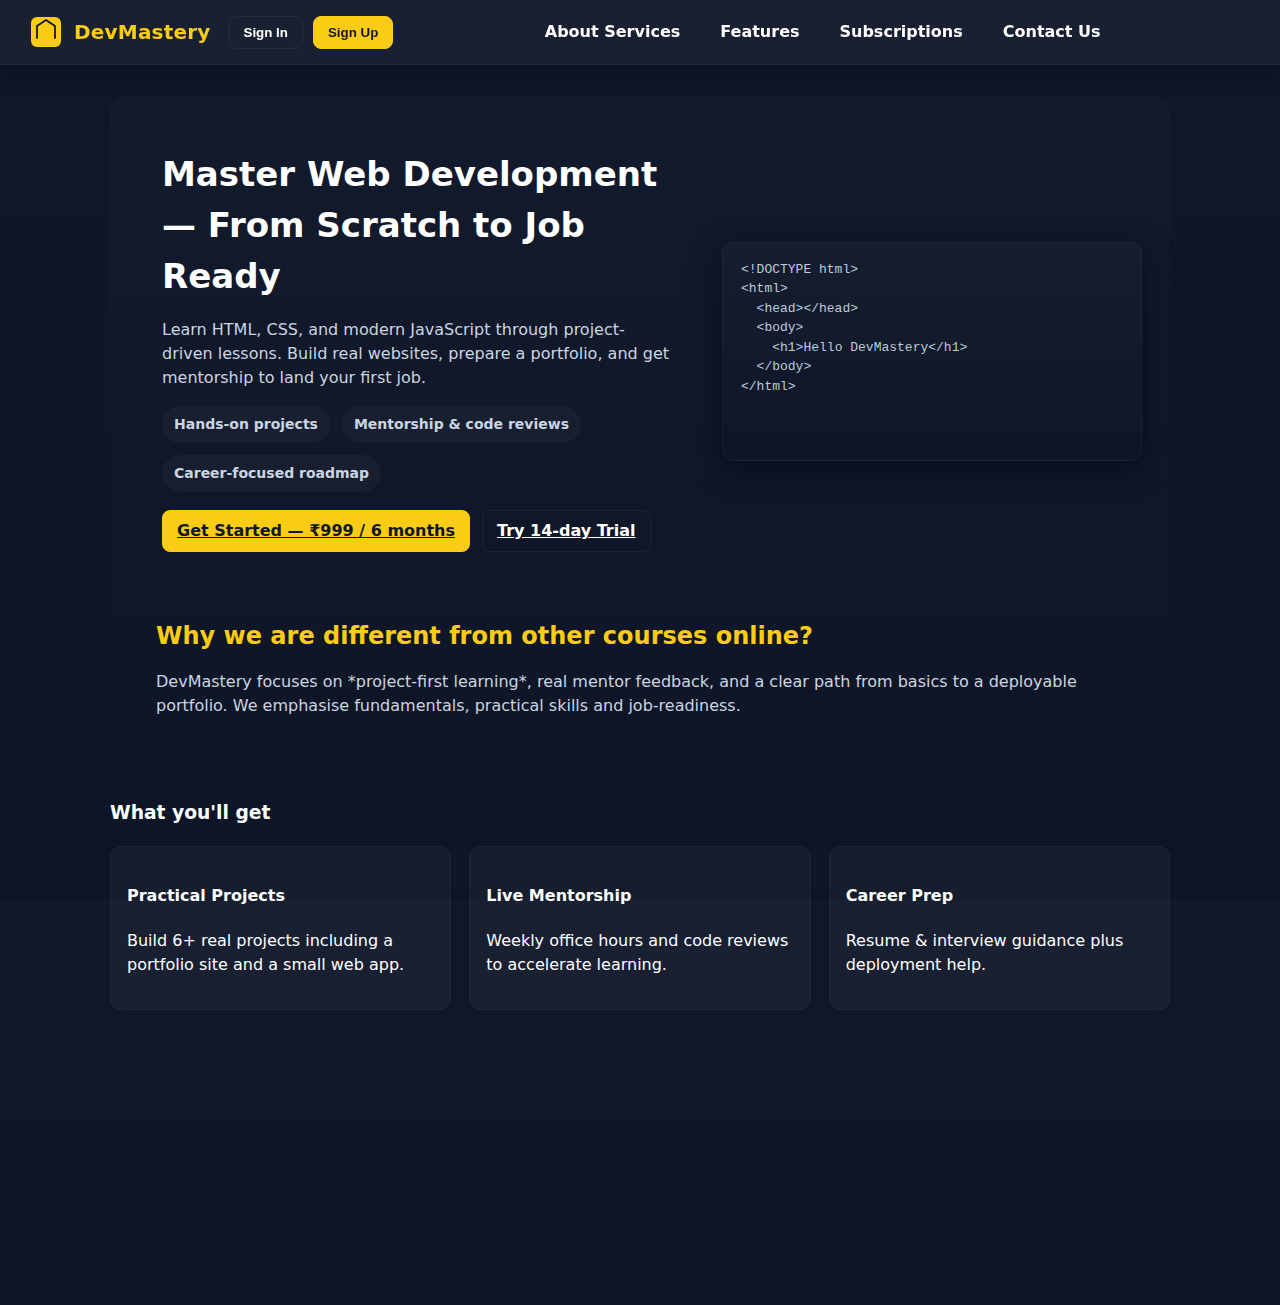
<file: index.html>
<!DOCTYPE html>
<html lang="en">

<head>
    <meta charset="utf-8" />
    <meta name="viewport" content="width=device-width, initial-scale=1" />
    <title>DevMastery — Home</title>
    <link rel="stylesheet" href="style.css" />
    <script defer src="script.js"></script>
</head>

<body>
    <!-- NAVBAR (shared) -->
    <header class="navbar">
        <div class="nav-left">
            <div class="brand">
                <svg class="brand-icon" width="36" height="36" viewBox="0 0 24 24" aria-hidden="true" focusable="false">
                    <rect x="2" y="2" width="20" height="20" rx="4" fill="rgb(250,204,21)"></rect>
                    <path d="M6 16V8l6-4 6 4v8" fill="none" stroke="rgb(15,23,42)" stroke-width="1.2"
                        stroke-linecap="round" stroke-linejoin="round" />
                </svg>
                <span class="logo-text">DevMastery</span>
            </div>

            <div class="auth">
                <button class="btn btn-ghost" id="signin-btn">Sign In</button>
                <button class="btn btn-primary" id="signup-btn">Sign Up</button>
            </div>
        </div>

        <nav class="nav-center" aria-label="Main navigation">
            <a href="about.html">About Services</a>
            <a href="features.html">Features</a>
            <a href="subscriptions.html">Subscriptions</a>
            <a href="contact.html">Contact Us</a>
        </nav>

        <div class="nav-right">
            <button class="hamburger" id="hamburger" aria-label="Open menu">
                <span></span><span></span><span></span>
            </button>
        </div>
    </header>

    <!-- MOBILE NAV (slides from top) -->
    <div id="mobileMenu" class="mobile-menu" aria-hidden="true">
        <a href="about.html">About Services</a>
        <a href="features.html">Features</a>
        <a href="subscriptions.html">Subscriptions</a>
        <a href="contact.html">Contact Us</a>
        <div class="mobile-auth">
            <button class="btn btn-ghost">Sign In</button>
            <button class="btn btn-primary">Sign Up</button>
        </div>
    </div>

    <!-- HERO (Gutenberg: primary focus top-left) -->
    <main>
        <section class="hero section-animate">
            <div class="hero-inner">
                <div class="hero-copy">
                    <h1 class="title">Master Web Development — From Scratch to Job Ready</h1>
                    <p class="lead">
                        Learn HTML, CSS, and modern JavaScript through project-driven lessons. Build real websites,
                        prepare a portfolio, and get mentorship to land your first job.
                    </p>

                    <ul class="highlights">
                        <li>Hands-on projects</li>
                        <li>Mentorship & code reviews</li>
                        <li>Career-focused roadmap</li>
                    </ul>

                    <div class="hero-cta">
                        <a class="btn btn-primary" href="subscriptions.html">Get Started — ₹999 / 6 months</a>
                        <a class="btn btn-ghost" href="contact.html">Try 14-day Trial</a>
                    </div>
                </div>

                <div class="hero-media" aria-hidden="true">
                    <!-- Decorative code-card style block -->
                    <div class="card-code">
                        <pre><code>&lt;!DOCTYPE html&gt;
&lt;html&gt;
  &lt;head&gt;&lt;/head&gt;
  &lt;body&gt;
    &lt;h1&gt;Hello DevMastery&lt;/h1&gt;
  &lt;/body&gt;
&lt;/html&gt;</code></pre>
                    </div>
                </div>
            </div>

            <div class="why section-animate">
                <h2>Why we are different from other courses online?</h2>
                <p>
                    DevMastery focuses on *project-first learning*, real mentor feedback, and a clear path from basics
                    to a deployable portfolio. We emphasise fundamentals, practical skills and job-readiness.
                </p>
            </div>
        </section>

        <!-- small feature preview section -->
        <section class="preview section-animate">
            <h3>What you'll get</h3>
            <div class="grid-cards">
                <article class="feature-card">
                    <h4>Practical Projects</h4>
                    <p>Build 6+ real projects including a portfolio site and a small web app.</p>
                </article>
                <article class="feature-card">
                    <h4>Live Mentorship</h4>
                    <p>Weekly office hours and code reviews to accelerate learning.</p>
                </article>
                <article class="feature-card">
                    <h4>Career Prep</h4>
                    <p>Resume & interview guidance plus deployment help.</p>
                </article>
            </div>
        </section>
    </main>

    <!-- FOOTER (shared) -->
    <footer class="site-footer section-animate">
        <div class="footer-inner">
            <div class="footer-about">
                <h4>About this website</h4>
                <p>DevMastery is a course platform teaching web development from the ground up. Project-first,
                    mentor-led, and built with learners in mind.</p>
            </div>

            <div class="footer-social">
                <h4>Follow us</h4>
                <div class="social-links">
                    <a href="#" aria-label="Twitter">Twitter</a>
                    <a href="#" aria-label="YouTube">YouTube</a>
                    <a href="#" aria-label="LinkedIn">LinkedIn</a>
                </div>
            </div>
        </div>

        <div class="footer-bottom">
            <small>© 2025 DevMastery. All rights reserved.</small>
        </div>
    </footer>
</body>

</html>
</file>
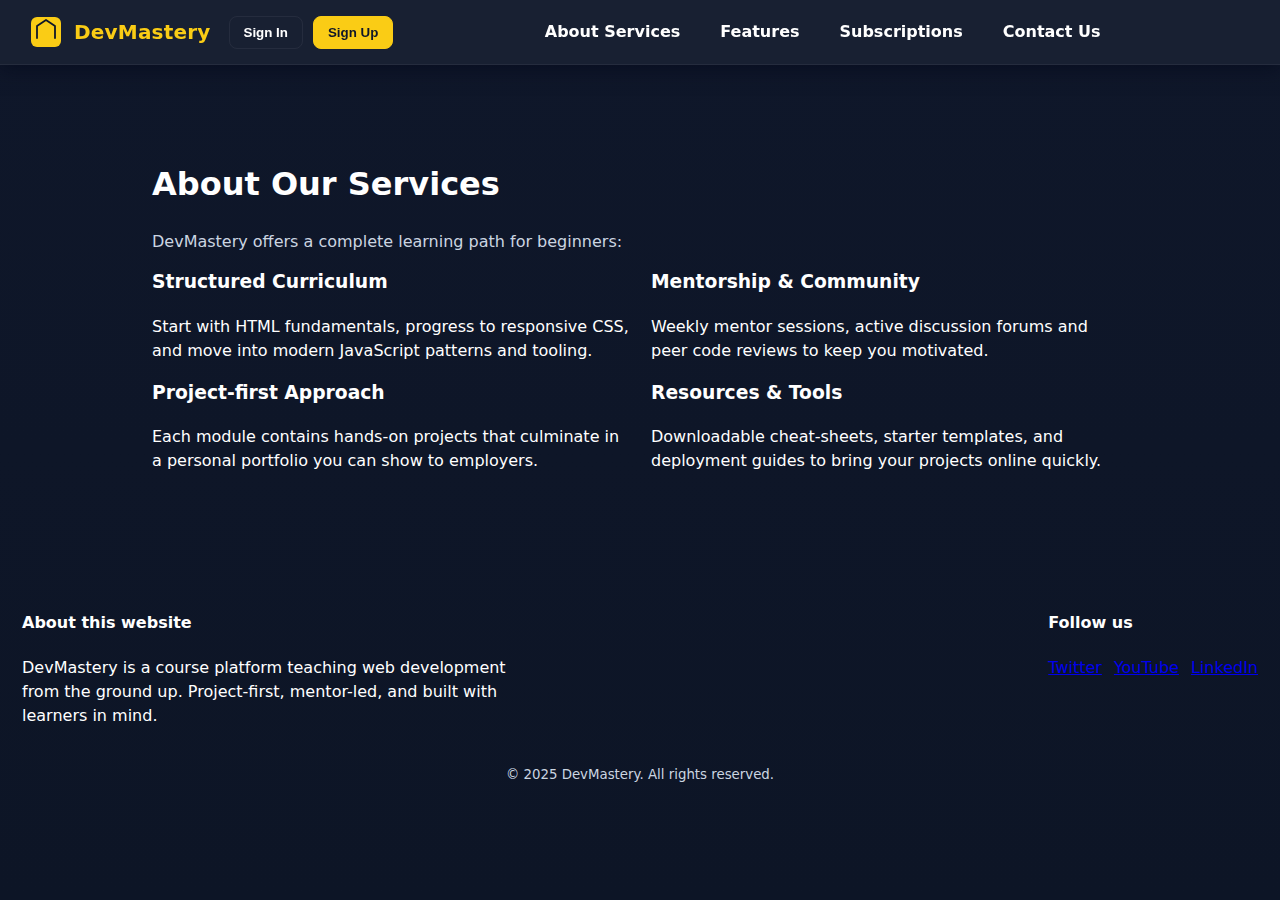
<file: about.html>
<!DOCTYPE html>
<html lang="en">
<head>
  <meta charset="utf-8" />
  <meta name="viewport" content="width=device-width, initial-scale=1" />
  <title>DevMastery — About Services</title>
  <link rel="stylesheet" href="style.css" />
  <script defer src="script.js"></script>
</head>
<body>
  <!-- NAVBAR (same as index) -->
  <header class="navbar">
    <div class="nav-left">
      <div class="brand">
        <svg class="brand-icon" width="36" height="36" viewBox="0 0 24 24" aria-hidden="true" focusable="false">
          <rect x="2" y="2" width="20" height="20" rx="4" fill="rgb(250,204,21)"></rect>
          <path d="M6 16V8l6-4 6 4v8" fill="none" stroke="rgb(15,23,42)" stroke-width="1.2" stroke-linecap="round" stroke-linejoin="round"/>
        </svg>
        <span class="logo-text">DevMastery</span>
      </div>

      <div class="auth">
        <button class="btn btn-ghost">Sign In</button>
        <button class="btn btn-primary">Sign Up</button>
      </div>
    </div>

    <nav class="nav-center" aria-label="Main navigation">
      <a href="about.html">About Services</a>
      <a href="features.html">Features</a>
      <a href="subscriptions.html">Subscriptions</a>
      <a href="contact.html">Contact Us</a>
    </nav>

    <div class="nav-right">
      <button class="hamburger" id="hamburgerAbout" aria-label="Open menu"><span></span><span></span><span></span></button>
    </div>
  </header>

  <div id="mobileMenu" class="mobile-menu" aria-hidden="true">
    <a href="about.html">About Services</a>
    <a href="features.html">Features</a>
    <a href="subscriptions.html">Subscriptions</a>
    <a href="contact.html">Contact Us</a>
    <div class="mobile-auth">
      <button class="btn btn-ghost">Sign In</button>
      <button class="btn btn-primary">Sign Up</button>
    </div>
  </div>

  <main>
    <section class="page section-animate">
      <h1>About Our Services</h1>
      <p class="lead">
        DevMastery offers a complete learning path for beginners:
      </p>

      <div class="content-grid">
        <div>
          <h3>Structured Curriculum</h3>
          <p>Start with HTML fundamentals, progress to responsive CSS, and move into modern JavaScript patterns and tooling.</p>

          <h3>Project-first Approach</h3>
          <p>Each module contains hands-on projects that culminate in a personal portfolio you can show to employers.</p>
        </div>

        <div>
          <h3>Mentorship & Community</h3>
          <p>Weekly mentor sessions, active discussion forums and peer code reviews to keep you motivated.</p>

          <h3>Resources & Tools</h3>
          <p>Downloadable cheat-sheets, starter templates, and deployment guides to bring your projects online quickly.</p>
        </div>
      </div>
    </section>
  </main>

  <footer class="site-footer section-animate">
    <div class="footer-inner">
      <div class="footer-about">
        <h4>About this website</h4>
        <p>DevMastery is a course platform teaching web development from the ground up. Project-first, mentor-led, and built with learners in mind.</p>
      </div>

      <div class="footer-social">
        <h4>Follow us</h4>
        <div class="social-links">
          <a href="#" aria-label="Twitter">Twitter</a>
          <a href="#" aria-label="YouTube">YouTube</a>
          <a href="#" aria-label="LinkedIn">LinkedIn</a>
        </div>
      </div>
    </div>

    <div class="footer-bottom">
      <small>© 2025 DevMastery. All rights reserved.</small>
    </div>
  </footer>
</body>
</html>
</file>
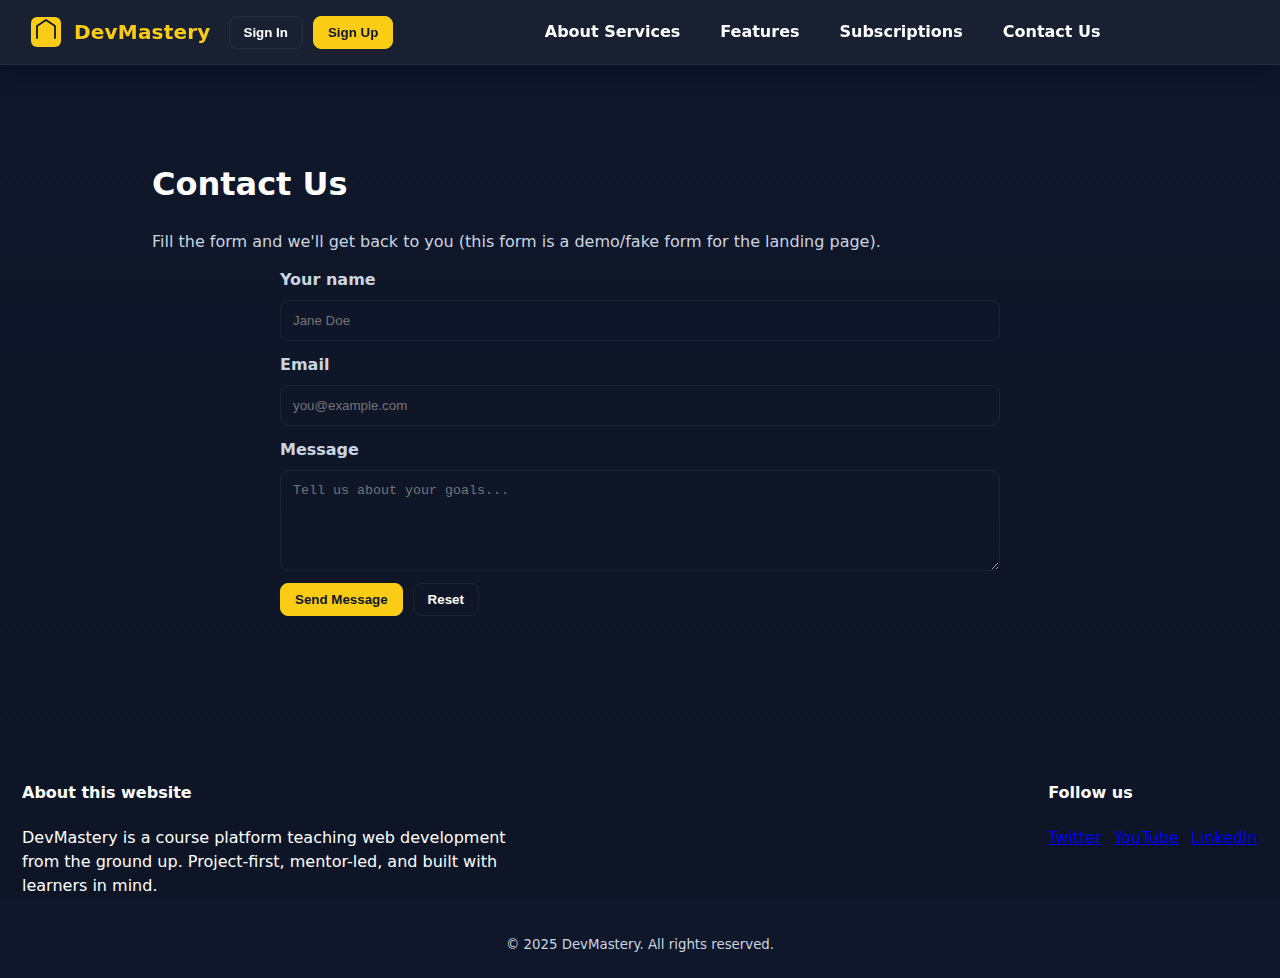
<file: contact.html>
<!DOCTYPE html>
<html lang="en">
<head>
  <meta charset="utf-8" />
  <meta name="viewport" content="width=device-width, initial-scale=1" />
  <title>DevMastery — Contact</title>
  <link rel="stylesheet" href="style.css" />
  <script defer src="script.js"></script>
</head>
<body>
  <!-- NAVBAR -->
  <header class="navbar">
    <div class="nav-left">
      <div class="brand">
        <svg class="brand-icon" width="36" height="36" viewBox="0 0 24 24" aria-hidden="true">
          <rect x="2" y="2" width="20" height="20" rx="4" fill="rgb(250,204,21)"></rect>
          <path d="M6 16V8l6-4 6 4v8" fill="none" stroke="rgb(15,23,42)" stroke-width="1.2" stroke-linecap="round" stroke-linejoin="round"/>
        </svg>
        <span class="logo-text">DevMastery</span>
      </div>

      <div class="auth">
        <button class="btn btn-ghost">Sign In</button>
        <button class="btn btn-primary">Sign Up</button>
      </div>
    </div>

    <nav class="nav-center" aria-label="Main navigation">
      <a href="about.html">About Services</a>
      <a href="features.html">Features</a>
      <a href="subscriptions.html">Subscriptions</a>
      <a href="contact.html">Contact Us</a>
    </nav>

    <div class="nav-right">
      <button class="hamburger" id="hamburgerContact" aria-label="Open menu"><span></span><span></span><span></span></button>
    </div>
  </header>

  <div id="mobileMenu" class="mobile-menu" aria-hidden="true">
    <a href="about.html">About Services</a>
    <a href="features.html">Features</a>
    <a href="subscriptions.html">Subscriptions</a>
    <a href="contact.html">Contact Us</a>
    <div class="mobile-auth">
      <button class="btn btn-ghost">Sign In</button>
      <button class="btn btn-primary">Sign Up</button>
    </div>
  </div>

  <main>
    <section class="page section-animate">
      <h1>Contact Us</h1>
      <p class="lead">Fill the form and we'll get back to you (this form is a demo/fake form for the landing page).</p>

      <form id="contactForm" class="contact-form" novalidate>
        <label>
          <span>Your name</span>
          <input type="text" name="name" required placeholder="Jane Doe" />
        </label>

        <label>
          <span>Email</span>
          <input type="email" name="email" required placeholder="you@example.com" />
        </label>

        <label>
          <span>Message</span>
          <textarea name="message" rows="5" required placeholder="Tell us about your goals..."></textarea>
        </label>

        <div class="form-actions">
          <button type="submit" class="btn btn-primary">Send Message</button>
          <button type="reset" class="btn btn-ghost">Reset</button>
        </div>

        <p id="formStatus" class="form-status" aria-live="polite"></p>
      </form>
    </section>
  </main>

  <footer class="site-footer section-animate">
    <div class="footer-inner">
      <div class="footer-about">
        <h4>About this website</h4>
        <p>DevMastery is a course platform teaching web development from the ground up. Project-first, mentor-led, and built with learners in mind.</p>
      </div>

      <div class="footer-social">
        <h4>Follow us</h4>
        <div class="social-links">
          <a href="#" aria-label="Twitter">Twitter</a>
          <a href="#" aria-label="YouTube">YouTube</a>
          <a href="#" aria-label="LinkedIn">LinkedIn</a>
        </div>
      </div>
    </div>

    <div class="footer-bottom">
      <small>© 2025 DevMastery. All rights reserved.</small>
    </div>
  </footer>
</body>
</html>
</file>
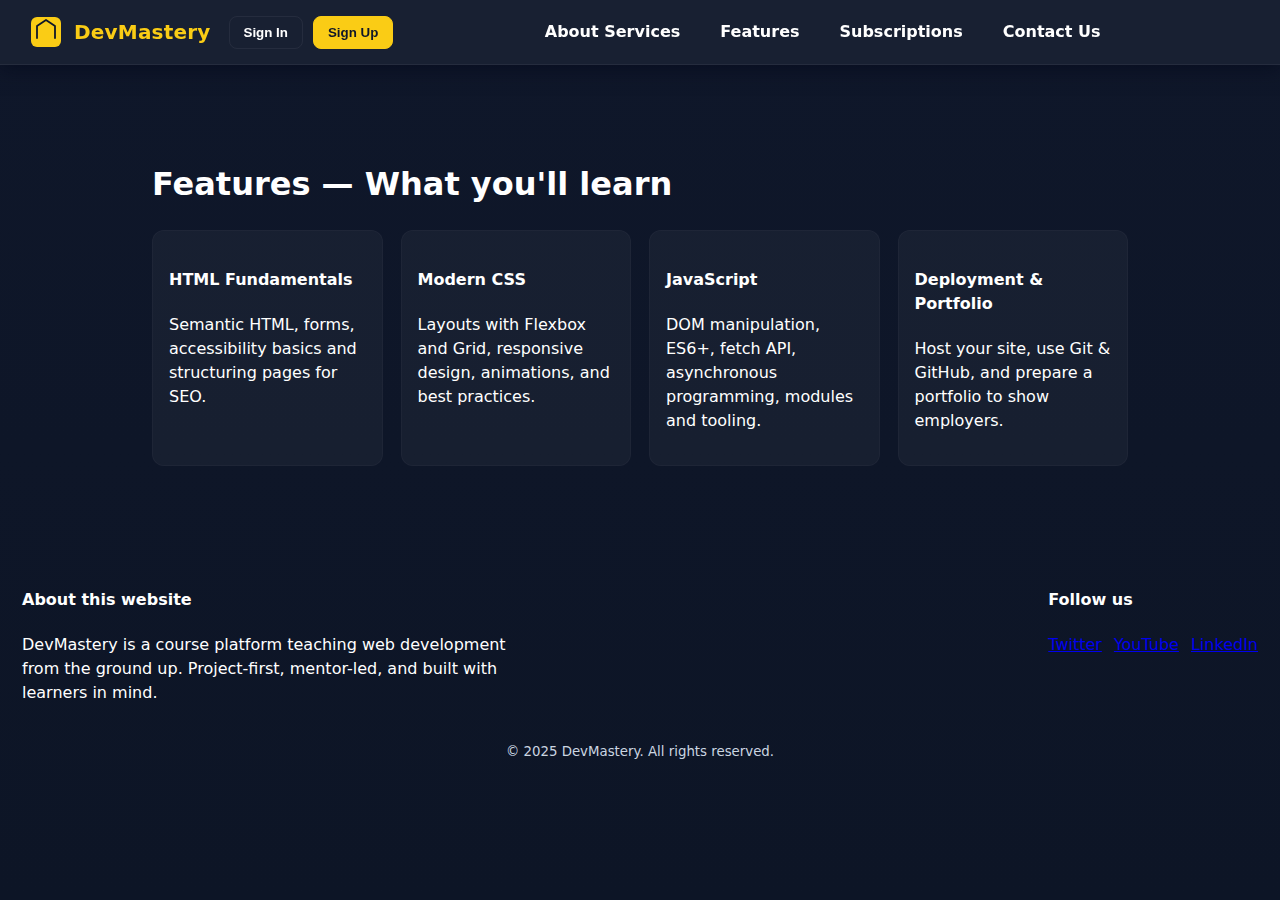
<file: features.html>
<!DOCTYPE html>
<html lang="en">
<head>
  <meta charset="utf-8" />
  <meta name="viewport" content="width=device-width, initial-scale=1" />
  <title>DevMastery — Features</title>
  <link rel="stylesheet" href="style.css" />
  <script defer src="script.js"></script>
</head>
<body>
  <!-- NAVBAR -->
  <header class="navbar">
    <div class="nav-left">
      <div class="brand">
        <svg class="brand-icon" width="36" height="36" viewBox="0 0 24 24" aria-hidden="true">
          <rect x="2" y="2" width="20" height="20" rx="4" fill="rgb(250,204,21)"></rect>
          <path d="M6 16V8l6-4 6 4v8" fill="none" stroke="rgb(15,23,42)" stroke-width="1.2" stroke-linecap="round" stroke-linejoin="round"/>
        </svg>
        <span class="logo-text">DevMastery</span>
      </div>

      <div class="auth">
        <button class="btn btn-ghost">Sign In</button>
        <button class="btn btn-primary">Sign Up</button>
      </div>
    </div>

    <nav class="nav-center" aria-label="Main navigation">
      <a href="about.html">About Services</a>
      <a href="features.html">Features</a>
      <a href="subscriptions.html">Subscriptions</a>
      <a href="contact.html">Contact Us</a>
    </nav>

    <div class="nav-right">
      <button class="hamburger" id="hamburgerFeatures" aria-label="Open menu"><span></span><span></span><span></span></button>
    </div>
  </header>

  <div id="mobileMenu" class="mobile-menu" aria-hidden="true">
    <a href="about.html">About Services</a>
    <a href="features.html">Features</a>
    <a href="subscriptions.html">Subscriptions</a>
    <a href="contact.html">Contact Us</a>
    <div class="mobile-auth">
      <button class="btn btn-ghost">Sign In</button>
      <button class="btn btn-primary">Sign Up</button>
    </div>
  </div>

  <main>
    <section class="page section-animate">
      <h1>Features — What you'll learn</h1>

      <div class="grid-cards">
        <article class="feature-card">
          <h4>HTML Fundamentals</h4>
          <p>Semantic HTML, forms, accessibility basics and structuring pages for SEO.</p>
        </article>

        <article class="feature-card">
          <h4>Modern CSS</h4>
          <p>Layouts with Flexbox and Grid, responsive design, animations, and best practices.</p>
        </article>

        <article class="feature-card">
          <h4>JavaScript</h4>
          <p>DOM manipulation, ES6+, fetch API, asynchronous programming, modules and tooling.</p>
        </article>

        <article class="feature-card">
          <h4>Deployment & Portfolio</h4>
          <p>Host your site, use Git & GitHub, and prepare a portfolio to show employers.</p>
        </article>
      </div>
    </section>
  </main>

  <footer class="site-footer section-animate">
    <div class="footer-inner">
      <div class="footer-about">
        <h4>About this website</h4>
        <p>DevMastery is a course platform teaching web development from the ground up. Project-first, mentor-led, and built with learners in mind.</p>
      </div>

      <div class="footer-social">
        <h4>Follow us</h4>
        <div class="social-links">
          <a href="#" aria-label="Twitter">Twitter</a>
          <a href="#" aria-label="YouTube">YouTube</a>
          <a href="#" aria-label="LinkedIn">LinkedIn</a>
        </div>
      </div>
    </div>

    <div class="footer-bottom">
      <small>© 2025 DevMastery. All rights reserved.</small>
    </div>
  </footer>
</body>
</html>
</file>
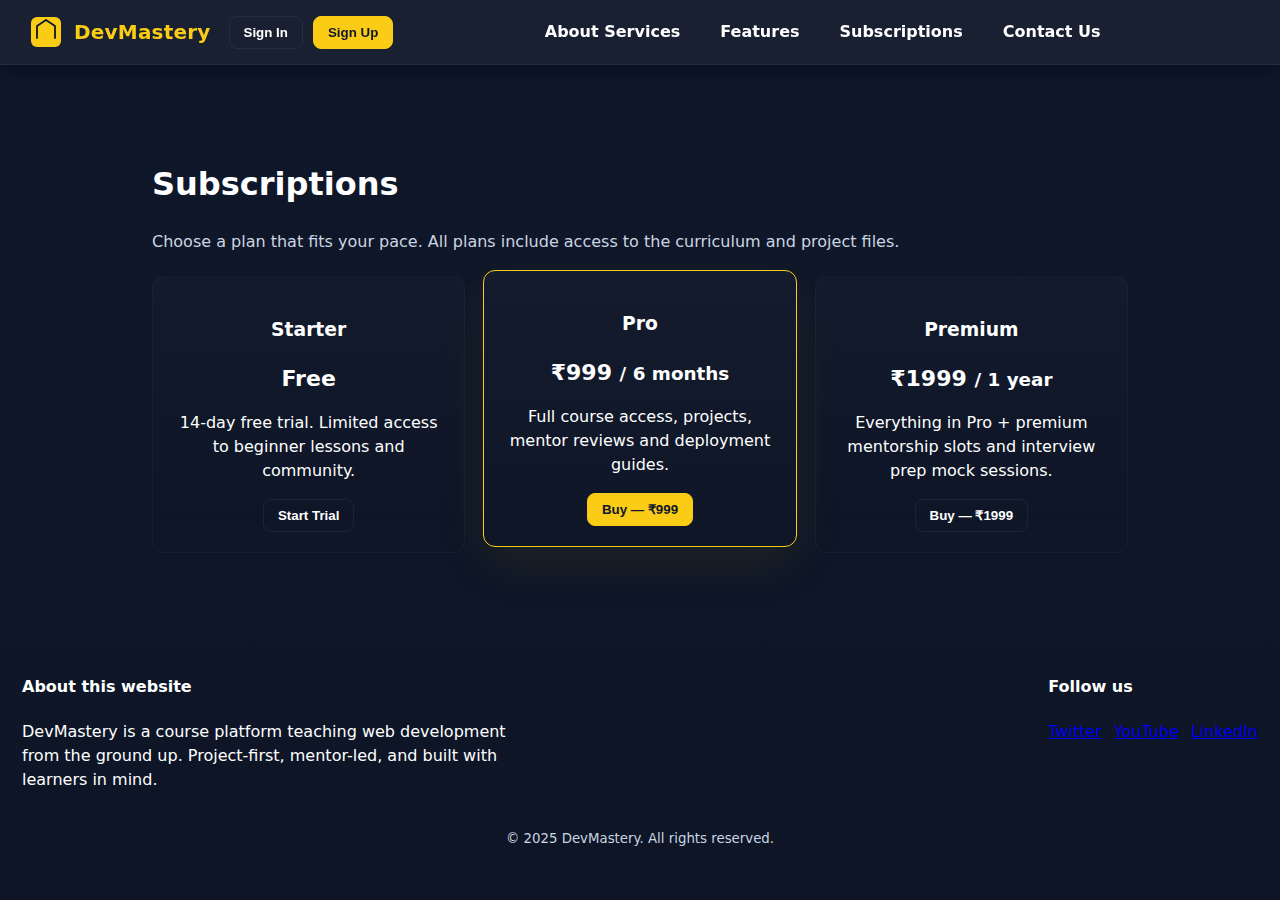
<file: subscriptions.html>
<!DOCTYPE html>
<html lang="en">
<head>
  <meta charset="utf-8" />
  <meta name="viewport" content="width=device-width, initial-scale=1" />
  <title>DevMastery — Subscriptions</title>
  <link rel="stylesheet" href="style.css" />
  <script defer src="script.js"></script>
</head>
<body>
  <!-- NAVBAR -->
  <header class="navbar">
    <div class="nav-left">
      <div class="brand">
        <svg class="brand-icon" width="36" height="36" viewBox="0 0 24 24" aria-hidden="true">
          <rect x="2" y="2" width="20" height="20" rx="4" fill="rgb(250,204,21)"></rect>
          <path d="M6 16V8l6-4 6 4v8" fill="none" stroke="rgb(15,23,42)" stroke-width="1.2" stroke-linecap="round" stroke-linejoin="round"/>
        </svg>
        <span class="logo-text">DevMastery</span>
      </div>

      <div class="auth">
        <button class="btn btn-ghost">Sign In</button>
        <button class="btn btn-primary">Sign Up</button>
      </div>
    </div>

    <nav class="nav-center" aria-label="Main navigation">
      <a href="about.html">About Services</a>
      <a href="features.html">Features</a>
      <a href="subscriptions.html">Subscriptions</a>
      <a href="contact.html">Contact Us</a>
    </nav>

    <div class="nav-right">
      <button class="hamburger" id="hamburgerSub" aria-label="Open menu"><span></span><span></span><span></span></button>
    </div>
  </header>

  <div id="mobileMenu" class="mobile-menu" aria-hidden="true">
    <a href="about.html">About Services</a>
    <a href="features.html">Features</a>
    <a href="subscriptions.html">Subscriptions</a>
    <a href="contact.html">Contact Us</a>
    <div class="mobile-auth">
      <button class="btn btn-ghost">Sign In</button>
      <button class="btn btn-primary">Sign Up</button>
    </div>
  </div>

  <main>
    <section class="page section-animate">
      <h1>Subscriptions</h1>
      <p class="lead">Choose a plan that fits your pace. All plans include access to the curriculum and project files.</p>

      <div class="pricing-grid">
        <div class="pricing-card">
          <h3>Starter</h3>
          <p class="price">Free</p>
          <p>14-day free trial. Limited access to beginner lessons and community.</p>
          <button class="btn btn-ghost">Start Trial</button>
        </div>

        <div class="pricing-card featured">
          <h3>Pro</h3>
          <p class="price">₹999 <small>/ 6 months</small></p>
          <p>Full course access, projects, mentor reviews and deployment guides.</p>
          <button class="btn btn-primary">Buy — ₹999</button>
        </div>

        <div class="pricing-card">
          <h3>Premium</h3>
          <p class="price">₹1999 <small>/ 1 year</small></p>
          <p>Everything in Pro + premium mentorship slots and interview prep mock sessions.</p>
          <button class="btn btn-ghost">Buy — ₹1999</button>
        </div>
      </div>
    </section>
  </main>

  <footer class="site-footer section-animate">
    <div class="footer-inner">
      <div class="footer-about">
        <h4>About this website</h4>
        <p>DevMastery is a course platform teaching web development from the ground up. Project-first, mentor-led, and built with learners in mind.</p>
      </div>

      <div class="footer-social">
        <h4>Follow us</h4>
        <div class="social-links">
          <a href="#" aria-label="Twitter">Twitter</a>
          <a href="#" aria-label="YouTube">YouTube</a>
          <a href="#" aria-label="LinkedIn">LinkedIn</a>
        </div>
      </div>
    </div>

    <div class="footer-bottom">
      <small>© 2025 DevMastery. All rights reserved.</small>
    </div>
  </footer>
</body>
</html>
</file>
<file: style.css>
/* style.css - DevMastery Modern Glass UI
   Primary: rgb(15,23,42)
   Secondary: rgb(250,204,21)
*/

:root {
    --primary: rgb(15, 23, 42);
    --secondary: rgb(250, 204, 21);
    --bg-soft: rgba(255, 255, 255, 0.03);
    --glass: rgba(255, 255, 255, 0.04);
    --muted: #cbd5e1;
    --radius: 12px;
    --max-width: 1100px;
    --page-pad: 20px;
    --easing: cubic-bezier(.2, .9, .2, 1);
}

* {
    box-sizing: border-box
}

html,
body {
    height: 100%
}

body {
    margin: 0;
    font-family: 'Inter', system-ui, -apple-system, "Segoe UI", Roboto, "Helvetica Neue", Arial;
    background: linear-gradient(180deg, var(--primary) 0%, #0d1526 100%);
    color: #fff;
    -webkit-font-smoothing: antialiased;
    -moz-osx-font-smoothing: grayscale;
    line-height: 1.5;
    padding-bottom: 40px;
}

/* NAVBAR */
.navbar {
    position: sticky;
    top: 0;
    z-index: 1200;
    display: flex;
    align-items: center;
    justify-content: space-between;
    gap: 20px;
    padding: 12px 28px;
    background: var(--glass);
    backdrop-filter: blur(8px);
    border-bottom: 1px solid rgba(255, 255, 255, 0.06);
    box-shadow: 0 4px 18px rgba(2, 6, 23, 0.5);
}

/* left group (logo + auth) */
.nav-left {
    display: flex;
    align-items: center;
    gap: 18px
}

.brand {
    display: flex;
    align-items: center;
    gap: 10px
}

.brand-icon {
    flex-shrink: 0;
    border-radius: 6px
}

.logo-text {
    font-weight: 700;
    color: var(--secondary);
    font-size: 20px;
    letter-spacing: 0.2px
}

/* auth buttons (left side) */
.auth {
    display: flex;
    gap: 10px;
    align-items: center
}

.btn {
    padding: 8px 14px;
    border-radius: 8px;
    border: 1px solid transparent;
    font-weight: 600;
    cursor: pointer;
    transition: all .18s var(--easing)
}

.btn:focus {
    outline: 3px solid rgba(250, 204, 21, 0.12)
}

.btn-ghost {
    background: transparent;
    color: #fff;
    border: 1px solid rgba(255, 255, 255, 0.06)
}

.btn-ghost:hover {
    background: rgba(255, 255, 255, 0.03)
}

.btn-primary {
    background: var(--secondary);
    color: var(--primary);
    border-color: var(--secondary)
}

.btn-primary:hover {
    transform: translateY(-2px);
    opacity: .95
}

/* CENTER NAV */
.nav-center {
    display: flex;
    gap: 28px;
    align-items: center;
    justify-content: center;
    flex: 1;
}

.nav-center a {
    color: #fff;
    text-decoration: none;
    font-weight: 600;
    padding: 8px 6px;
    border-radius: 8px;
    transition: color .15s, background .15s;
}

.nav-center a:hover {
    color: var(--primary);
    background: var(--secondary);
    padding: 8px 10px
}

/* right small area (hamburger) */
.nav-right {
    display: flex;
    align-items: center
}

.hamburger {
    display: none;
    background: transparent;
    border: none;
    cursor: pointer;
    padding: 6px
}

.hamburger span {
    display: block;
    width: 20px;
    height: 2px;
    background: #fff;
    margin: 4px 0;
    border-radius: 2px;
    transition: all .18s
}

/* MOBILE MENU */
.mobile-menu {
    display: none;
    position: fixed;
    top: 64px;
    left: 0;
    right: 0;
    background: linear-gradient(180deg, rgba(255, 255, 255, 0.02), rgba(255, 255, 255, 0.01));
    padding: 20px;
    box-shadow: 0 12px 40px rgba(2, 6, 23, 0.6);
    z-index: 1150;
    border-bottom: 1px solid rgba(255, 255, 255, 0.04);
}

.mobile-menu a {
    display: block;
    padding: 10px 0;
    color: #fff;
    text-decoration: none;
    font-weight: 600
}

.mobile-auth {
    display: flex;
    gap: 10px;
    margin-top: 12px
}

/* HERO */
main {
    max-width: var(--max-width);
    margin: 32px auto;
    padding: 0 var(--page-pad)
}

.section-animate {
    opacity: 0;
    transform: translateY(18px)
}

.hero {
    padding: 28px;
    background: linear-gradient(180deg, rgba(255, 255, 255, 0.015) 0%, transparent 100%);
    border-radius: 14px
}

.hero-inner {
    display: grid;
    grid-template-columns: 1fr 420px;
    gap: 28px;
    align-items: center
}

.hero-copy {
    padding: 24px
}

.title {
    font-size: 34px;
    margin: 0 0 12px;
    color: #fff
}

.lead {
    color: var(--muted);
    font-size: 16px;
    margin-bottom: 14px
}

.highlights {
    list-style: none;
    padding-left: 0;
    display: flex;
    gap: 12px;
    flex-wrap: wrap;
    margin-bottom: 18px
}

.highlights li {
    background: rgba(255, 255, 255, 0.03);
    padding: 8px 12px;
    border-radius: 999px;
    font-weight: 600;
    color: var(--muted);
    font-size: 14px
}

.hero-cta {
    display: flex;
    gap: 12px;
    margin-top: 12px
}

/* code-card decorative */
.card-code {
    background: linear-gradient(180deg, rgba(255, 255, 255, 0.02), rgba(0, 0, 0, 0.06));
    border-radius: 12px;
    padding: 18px;
    height: 220px;
    overflow: hidden;
    border: 1px solid rgba(255, 255, 255, 0.04);
    box-shadow: 0 8px 30px rgba(2, 6, 23, 0.6);
}

.card-code pre {
    margin: 0;
    white-space: pre-wrap;
    color: #bcd;
    font-size: 13px
}

/* WHY section (below hero) */
.why {
    margin-top: 18px;
    padding: 18px
}

.why h2 {
    margin: 6px 0 8px;
    color: var(--secondary)
}

.why p {
    color: var(--muted)
}

/* preview & feature cards */
.grid-cards {
    display: grid;
    grid-template-columns: repeat(auto-fit, minmax(220px, 1fr));
    gap: 18px;
    margin-top: 18px
}

.feature-card {
    background: var(--glass);
    padding: 16px;
    border-radius: 12px;
    border: 1px solid rgba(255, 255, 255, 0.03);
    transition: transform .18s, var(--easing), box-shadow .18s;
}

.feature-card:hover {
    transform: translateY(-8px);
    box-shadow: 0 14px 40px rgba(2, 6, 23, 0.6)
}

/* generic page layout */
.page {
    padding: 42px;
    background: transparent;
    border-radius: 12px
}

.content-grid {
    display: grid;
    grid-template-columns: 1fr 1fr;
    gap: 22px;
    text-align: left
}

.content-grid h3 {
    margin-top: 0
}

/* pricing */
.pricing-grid {
    display: grid;
    grid-template-columns: repeat(auto-fit, minmax(220px, 1fr));
    gap: 18px;
    margin-top: 22px
}

.pricing-card {
    background: linear-gradient(180deg, rgba(255, 255, 255, 0.02), transparent);
    padding: 20px;
    border-radius: 12px;
    border: 1px solid rgba(255, 255, 255, 0.03);
    text-align: center
}

.pricing-card.featured {
    border-color: var(--secondary);
    box-shadow: 0 16px 50px rgba(250, 204, 21, 0.08);
    transform: translateY(-6px)
}

.pricing-card .price {
    font-size: 22px;
    font-weight: 700;
    margin: 10px 0
}

/* contact form */
.contact-form {
    max-width: 720px;
    margin: 0 auto;
    display: flex;
    flex-direction: column;
    gap: 12px
}

.contact-form label {
    display: flex;
    flex-direction: column;
    font-weight: 600;
    color: var(--muted)
}

.contact-form input,
.contact-form textarea {
    margin-top: 8px;
    padding: 12px;
    border-radius: 8px;
    border: 1px solid rgba(255, 255, 255, 0.06);
    background: transparent;
    color: #fff;
}

.form-actions {
    display: flex;
    gap: 10px;
    align-items: center
}

/* footer */
.site-footer {
    margin-top: 36px;
    padding: 22px;
    border-radius: 8px
}

.footer-inner {
    display: flex;
    justify-content: space-between;
    gap: 20px;
    align-items: flex-start;
    flex-wrap: wrap
}

.footer-about {
    max-width: 520px
}

.footer-social .social-links {
    display: flex;
    gap: 12px;
    text-decoration: none;
}

.footer-bottom {
    text-align: center;
    margin-top: 18px;
    color: var(--muted)
}

/* small screens */
@media (max-width:980px) {
    .hero-inner {
        grid-template-columns: 1fr
    }

    .nav-center {
        display: none
    }

    .hamburger {
        display: block
    }

    .mobile-menu {
        display: none
    }

    /* toggled via JS */
    .content-grid {
        grid-template-columns: 1fr
    }
}

/* tiny screens */
@media (max-width:520px) {
    .brand .logo-text {
        font-size: 18px
    }

    .title {
        font-size: 26px
    }

    .card-code {
        height: 160px
    }

    .auth {
        display: none
    }

    /* reduce clutter on very small screens (mobile menu has auth) */
}
</file>
